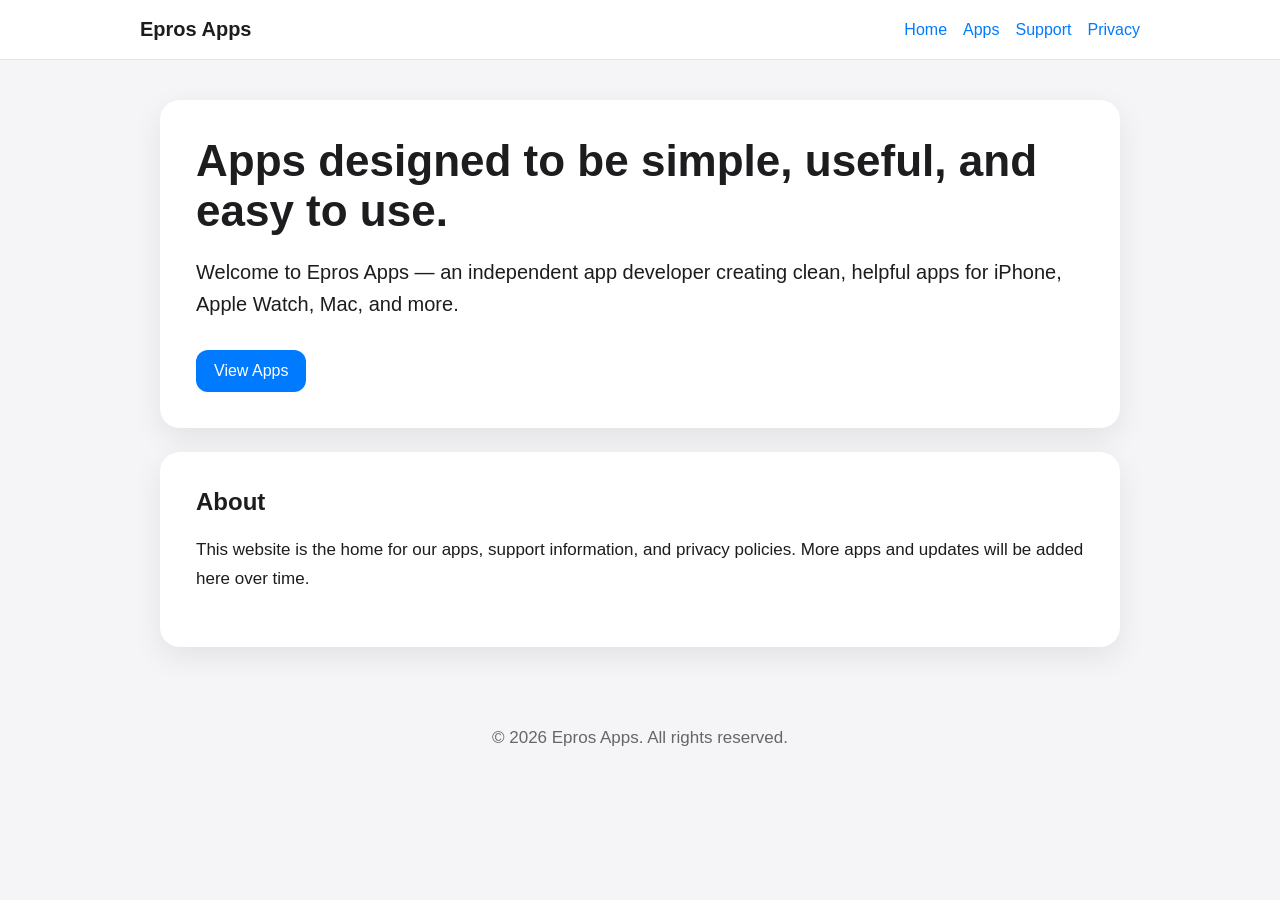
<file: index.html>
<!DOCTYPE html>
<html lang="en">
<head>
    <meta charset="UTF-8">
    <meta name="viewport" content="width=device-width, initial-scale=1.0">
    <title>Epros Apps</title>
    <link rel="stylesheet" href="style.css">
</head>
<body>
<header>
    <nav>
        <div class="brand">Epros Apps</div>
        <div class="links">
            <a href="index.html">Home</a>
            <a href="apps.html">Apps</a>
            <a href="support.html">Support</a>
            <a href="pace-privacy.html">Privacy</a>
        </div>
    </nav>
</header>

<main>
<section class="card hero">
    <h1>Apps designed to be simple, useful, and easy to use.</h1>
    <p>
        Welcome to Epros Apps — an independent app developer creating clean, helpful apps for iPhone, Apple Watch, Mac, and more.
    </p>
    <a class="button" href="apps.html">View Apps</a>
</section>

<section class="card">
    <h2>About</h2>
    <p>
        This website is the home for our apps, support information, and privacy policies.
        More apps and updates will be added here over time.
    </p>
</section>

</main>

<footer>
    <p>© 2026 Epros Apps. All rights reserved.</p>
</footer>
</body>
</html>
</file>
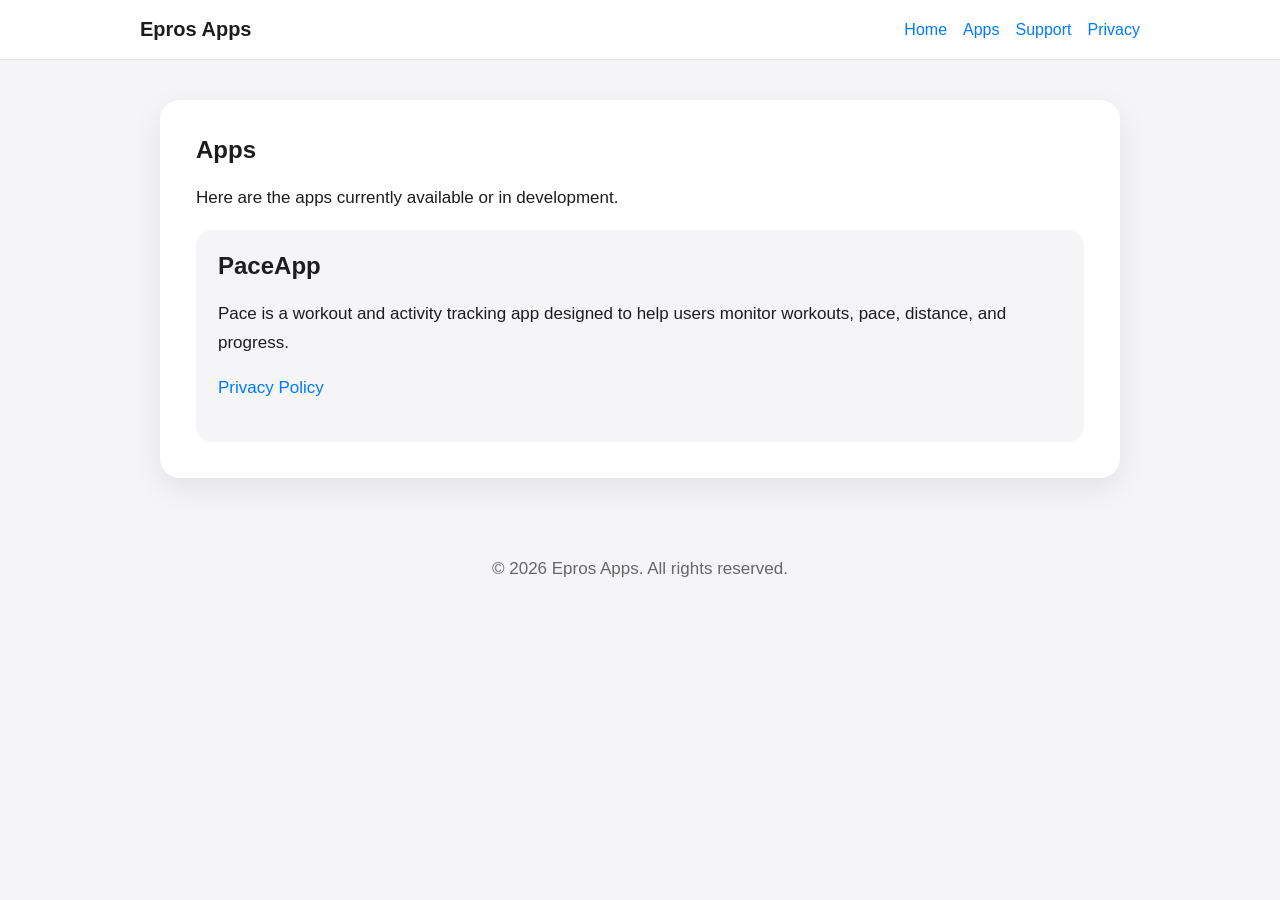
<file: apps.html>
<!DOCTYPE html>
<html lang="en">
<head>
    <meta charset="UTF-8">
    <meta name="viewport" content="width=device-width, initial-scale=1.0">
    <title>Apps - Epros Apps</title>
    <link rel="stylesheet" href="style.css">
</head>
<body>
<header>
    <nav>
        <div class="brand">Epros Apps</div>
        <div class="links">
            <a href="index.html">Home</a>
            <a href="apps.html">Apps</a>
            <a href="support.html">Support</a>
            <a href="pace-privacy.html">Privacy</a>
        </div>
    </nav>
</header>

<main>
<section class="card">
    <h1>Apps</h1>
    <p>Here are the apps currently available or in development.</p>

    <div class="app-grid">
        <div class="app-card">
            <h2>PaceApp</h2>
            <p>
                Pace is a workout and activity tracking app designed to help users monitor workouts, pace, distance, and progress.
            </p>
            <p><a href="pace-privacy.html">Privacy Policy</a></p>
        </div>
    </div>
</section>

</main>

<footer>
    <p>© 2026 Epros Apps. All rights reserved.</p>
</footer>
</body>
</html>
</file>
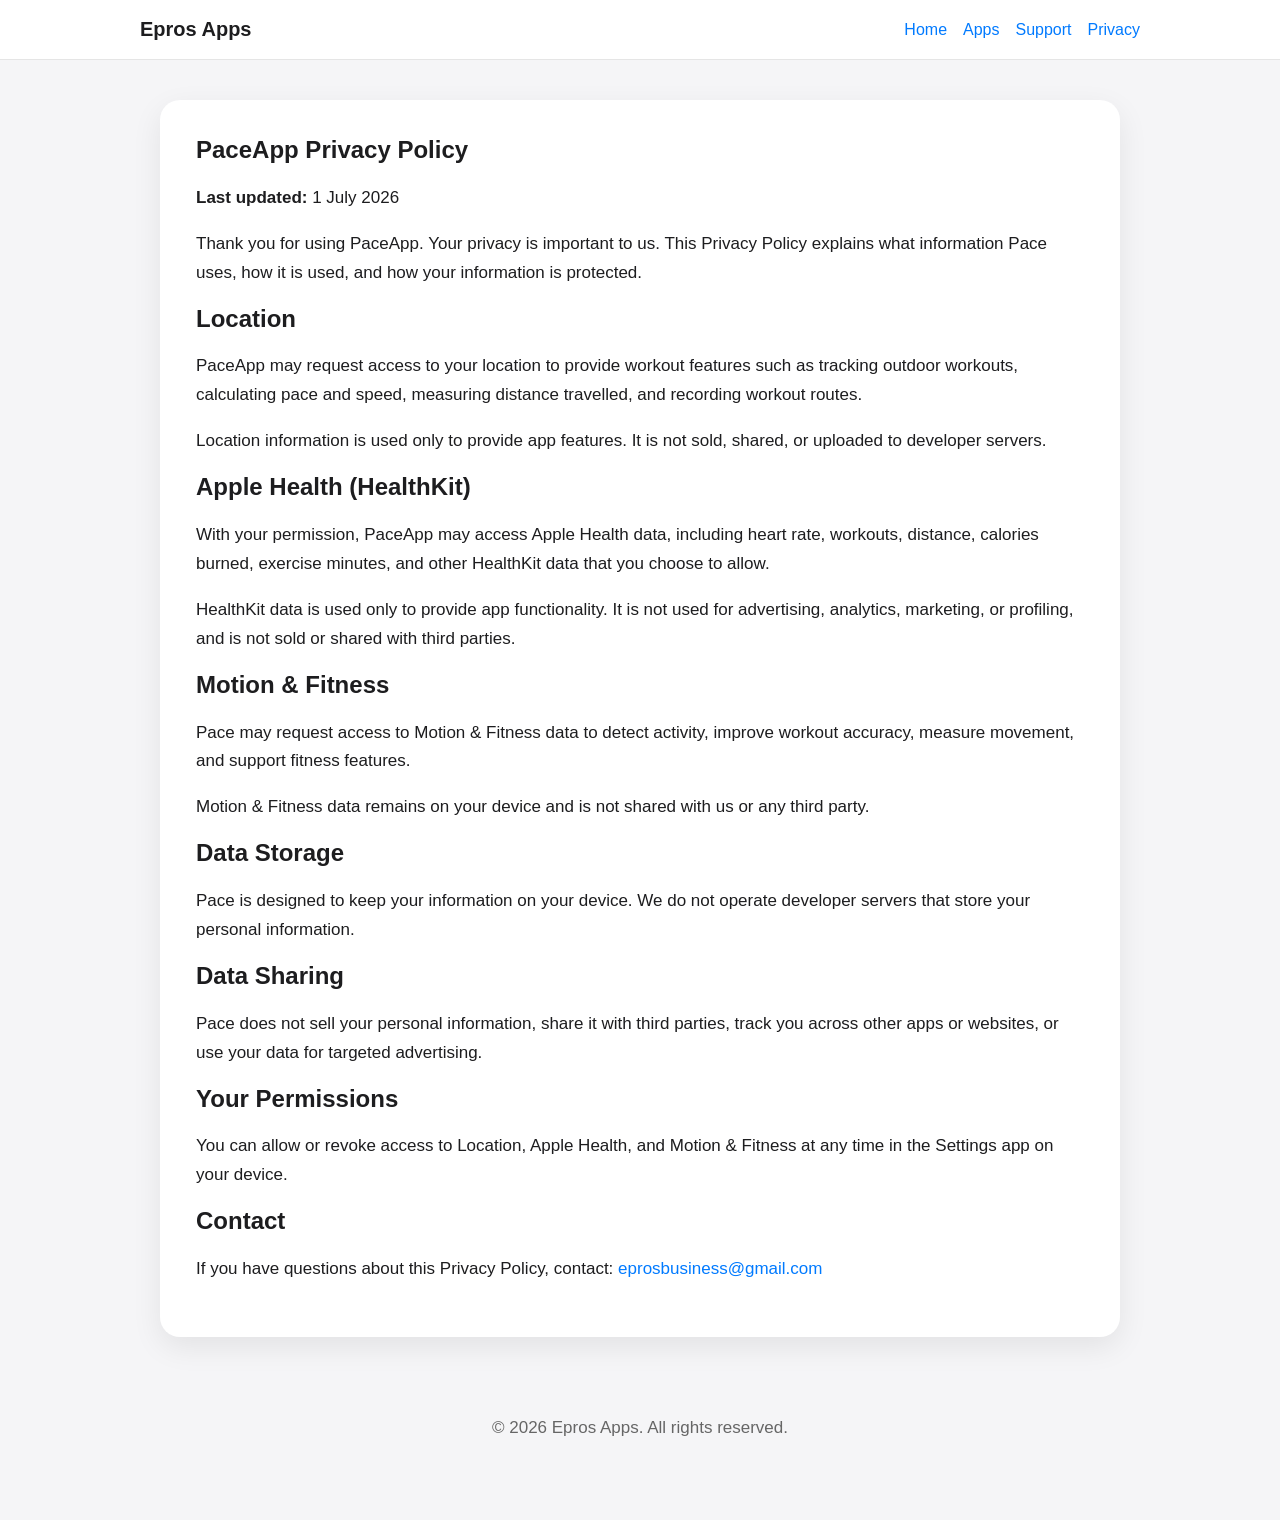
<file: pace-privacy.html>
<!DOCTYPE html>
<html lang="en">
<head>
    <meta charset="UTF-8">
    <meta name="viewport" content="width=device-width, initial-scale=1.0">
    <title>Pace Privacy Policy</title>
    <link rel="stylesheet" href="style.css">
</head>
<body>
<header>
    <nav>
        <div class="brand">Epros Apps</div>
        <div class="links">
            <a href="index.html">Home</a>
            <a href="apps.html">Apps</a>
            <a href="support.html">Support</a>
            <a href="pace-privacy.html">Privacy</a>
        </div>
    </nav>
</header>

<main>
<section class="card">
    <h1>PaceApp Privacy Policy</h1>

    <p><strong>Last updated:</strong> 1 July 2026</p>

    <p>
        Thank you for using PaceApp. Your privacy is important to us.
        This Privacy Policy explains what information Pace uses, how it is used, and how your information is protected.
    </p>

    <h2>Location</h2>
    <p>
        PaceApp may request access to your location to provide workout features such as tracking outdoor workouts,
        calculating pace and speed, measuring distance travelled, and recording workout routes.
    </p>
    <p>
        Location information is used only to provide app features. It is not sold, shared, or uploaded to developer servers.
    </p>

    <h2>Apple Health (HealthKit)</h2>
    <p>
        With your permission, PaceApp may access Apple Health data, including heart rate, workouts, distance,
        calories burned, exercise minutes, and other HealthKit data that you choose to allow.
    </p>
    <p>
        HealthKit data is used only to provide app functionality. It is not used for advertising, analytics, marketing,
        or profiling, and is not sold or shared with third parties.
    </p>

    <h2>Motion &amp; Fitness</h2>
    <p>
        Pace may request access to Motion &amp; Fitness data to detect activity, improve workout accuracy,
        measure movement, and support fitness features.
    </p>
    <p>
        Motion &amp; Fitness data remains on your device and is not shared with us or any third party.
    </p>

    <h2>Data Storage</h2>
    <p>
        Pace is designed to keep your information on your device.
        We do not operate developer servers that store your personal information.
    </p>

    <h2>Data Sharing</h2>
    <p>Pace does not sell your personal information, share it with third parties, track you across other apps or websites, or use your data for targeted advertising.</p>

    <h2>Your Permissions</h2>
    <p>
        You can allow or revoke access to Location, Apple Health, and Motion &amp; Fitness at any time in the Settings app on your device.
    </p>

    <h2>Contact</h2>
    <p>
        If you have questions about this Privacy Policy, contact:
        <a href="mailto:eprosbusiness@gmail.com">eprosbusiness@gmail.com</a>
    </p>
</section>

</main>

<footer>
    <p>© 2026 Epros Apps. All rights reserved.</p>
</footer>
</body>
</html>
</file>
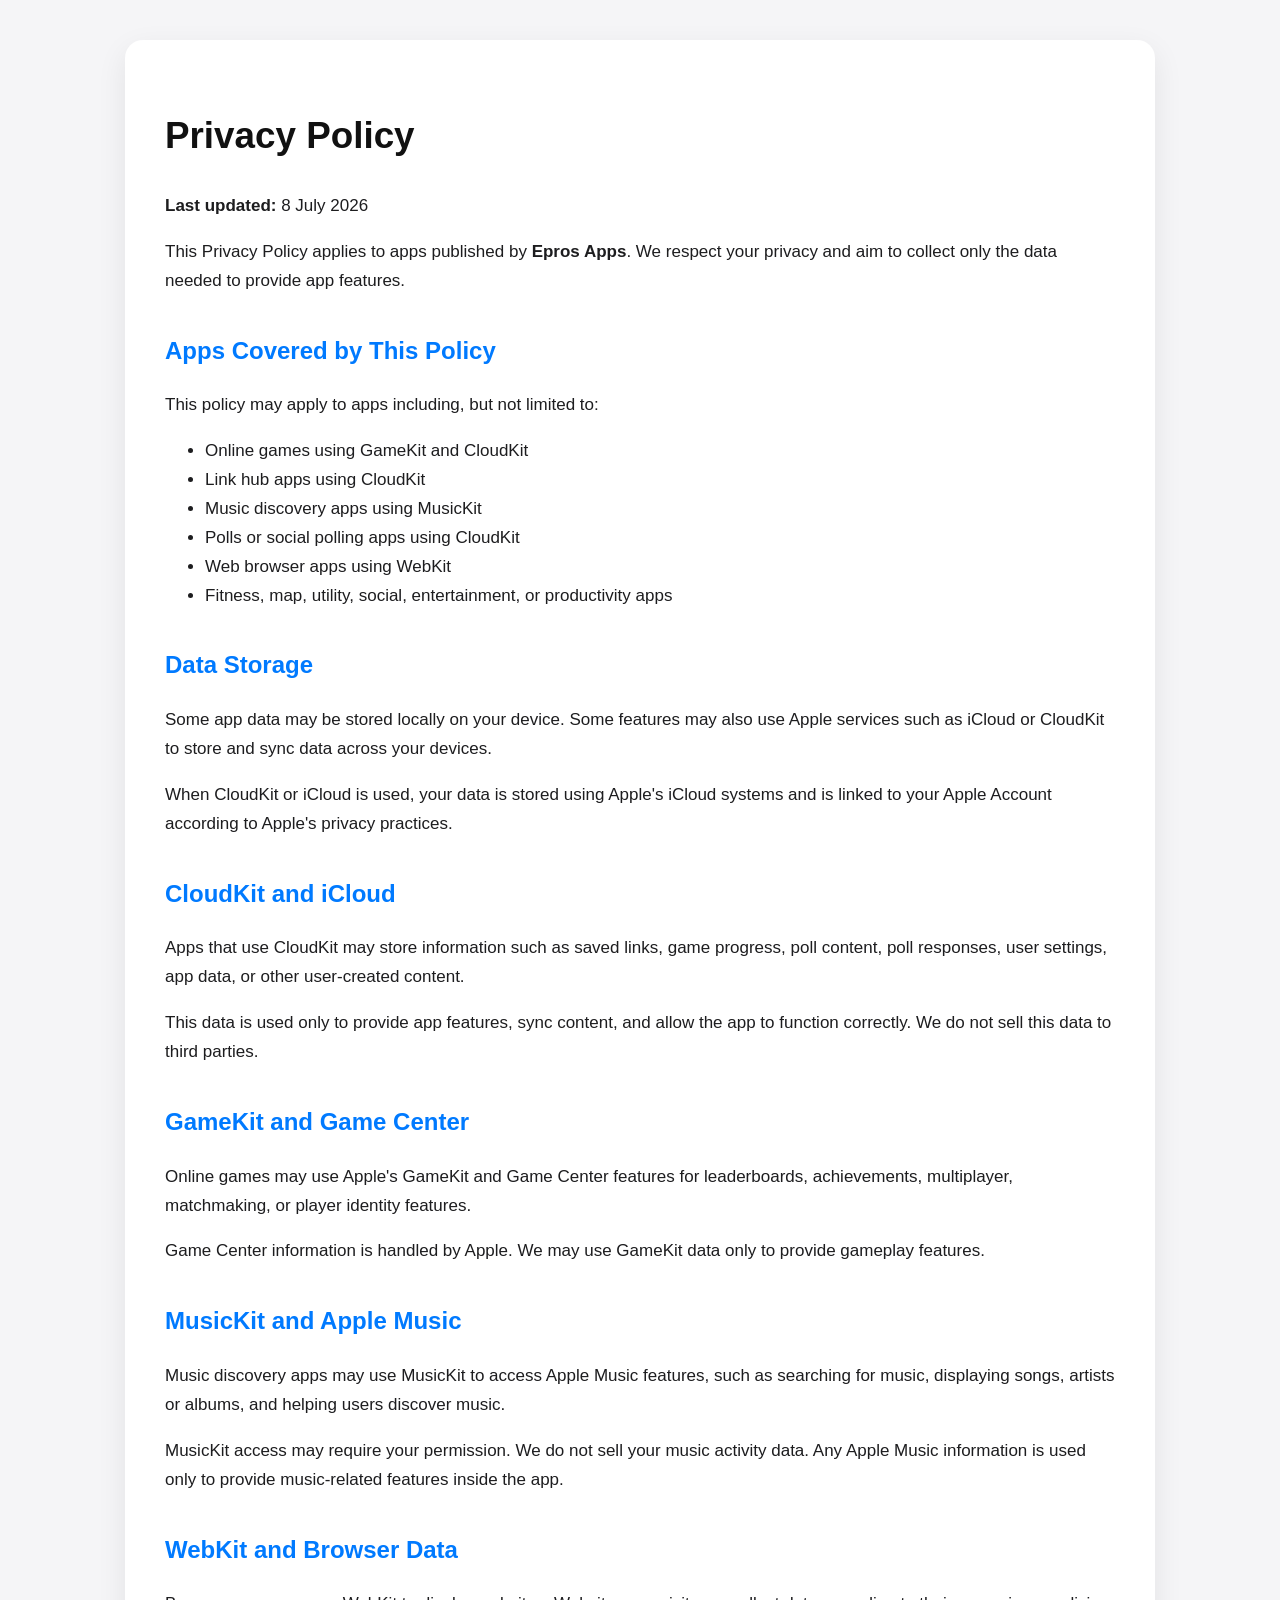
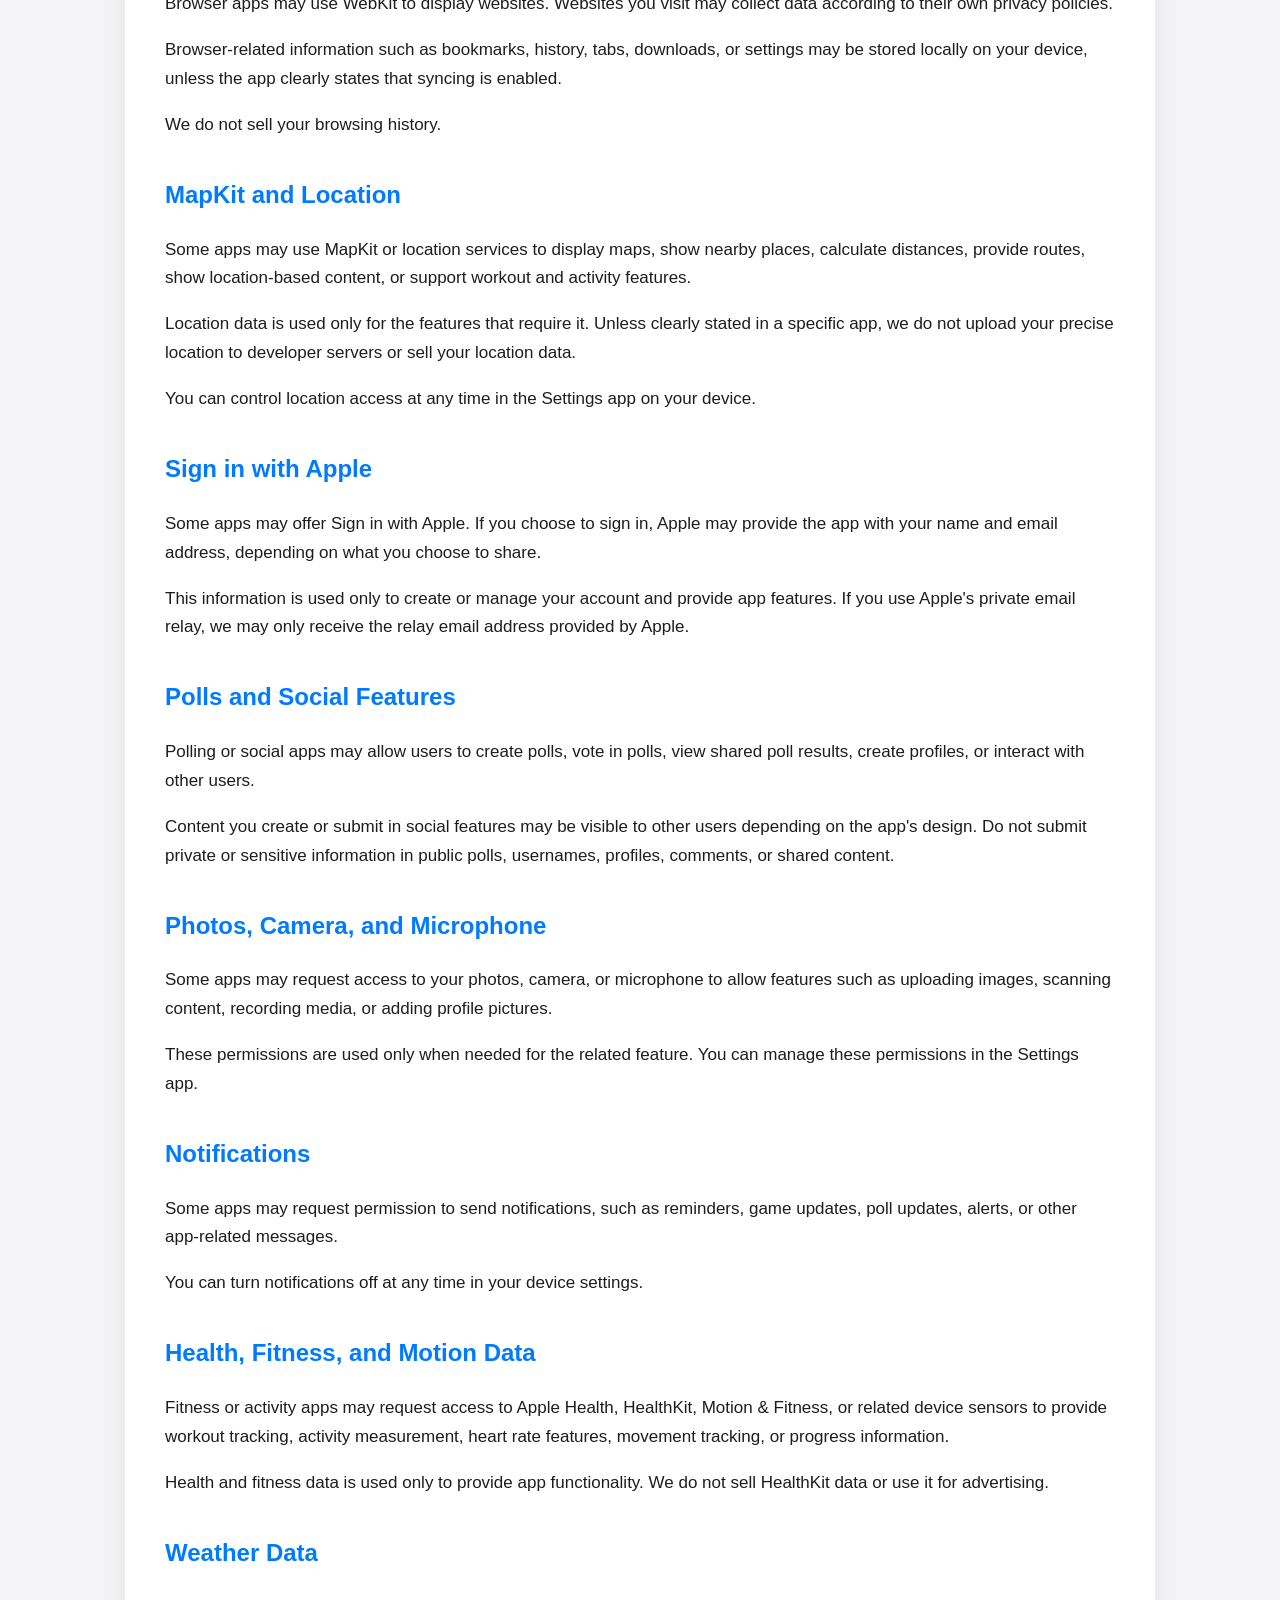
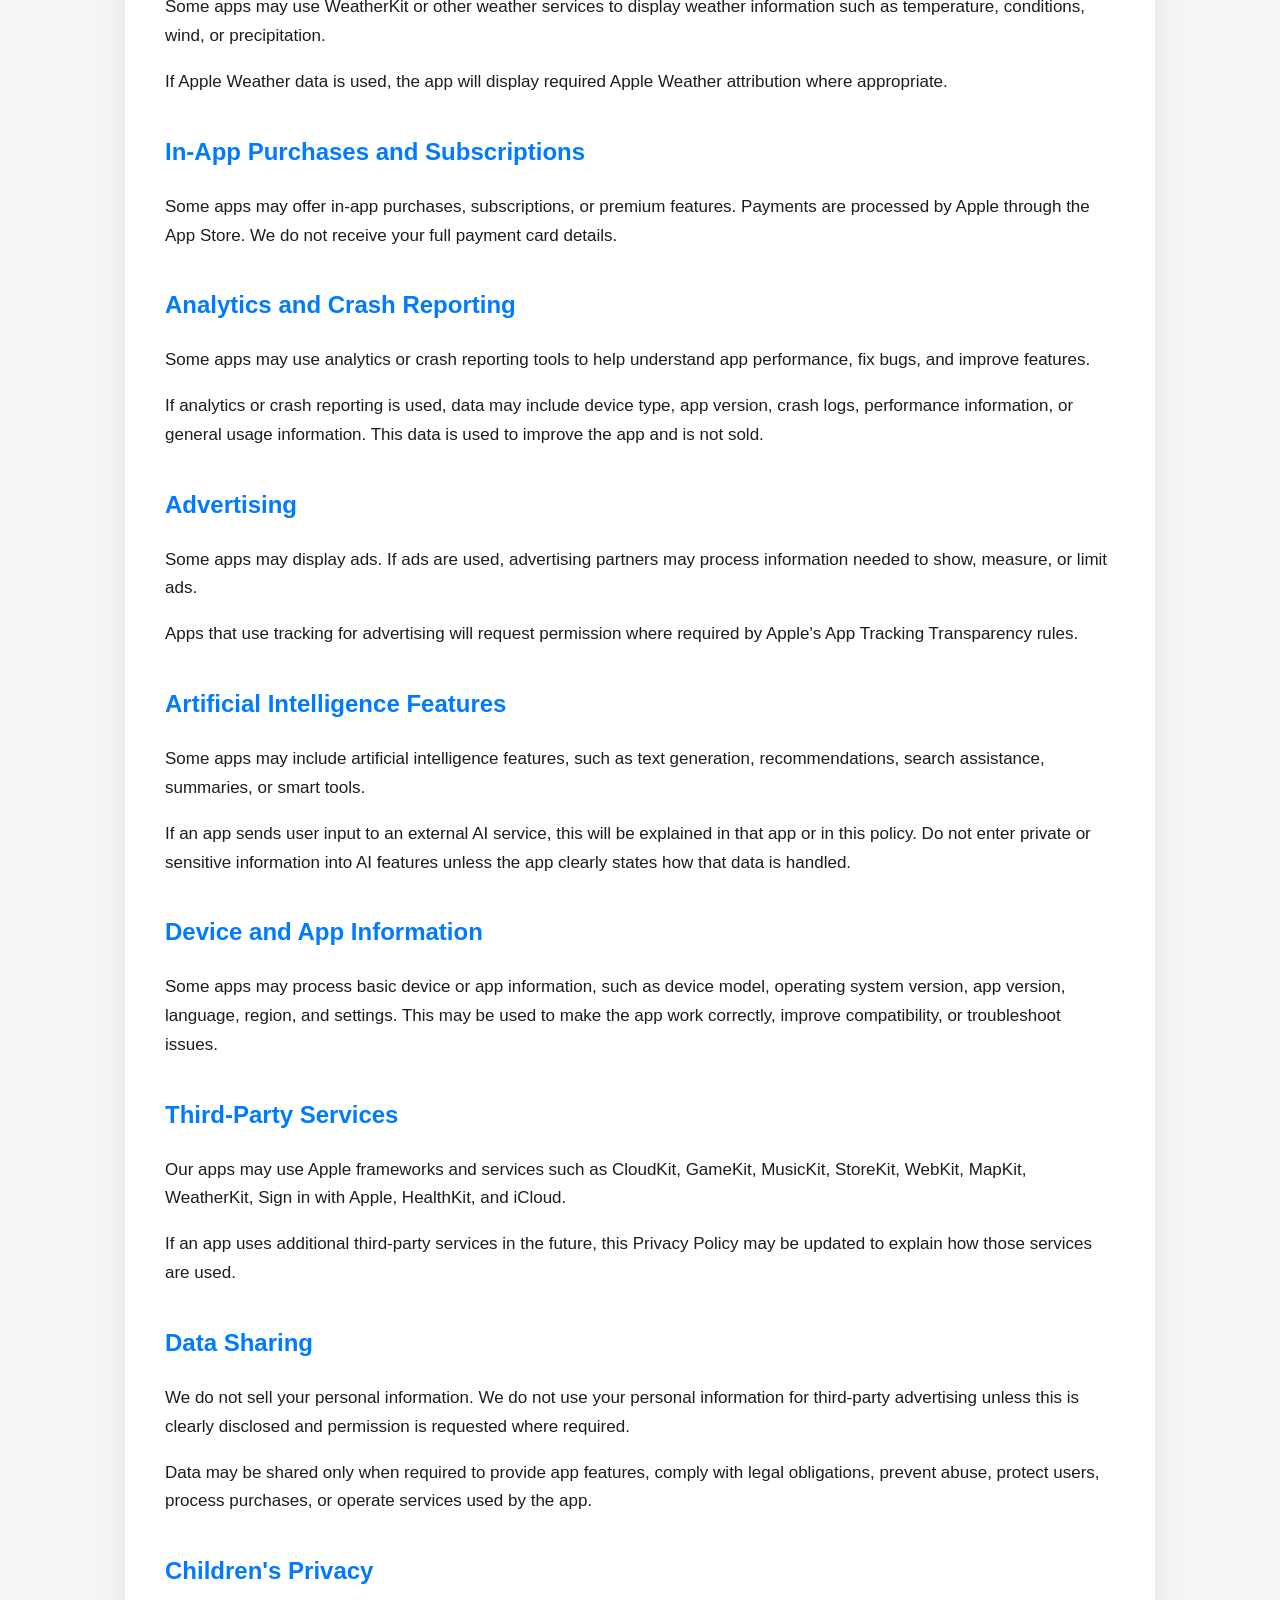
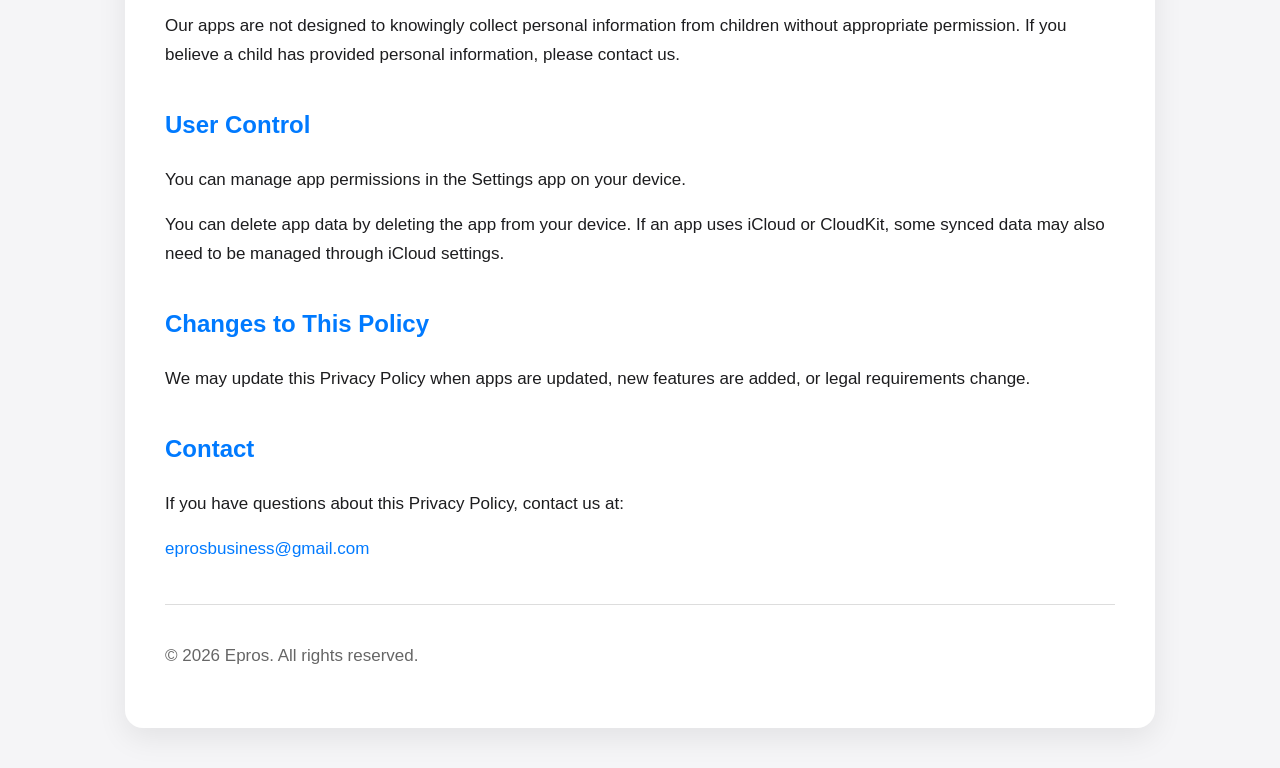
<file: privacyinourapps.html>
<!DOCTYPE html>
<html lang="en">
<head>
  <meta charset="UTF-8">
  <meta name="viewport" content="width=device-width, initial-scale=1.0">
  <title>Privacy Policy</title>
  <style>
    body {
      font-family: -apple-system, BlinkMacSystemFont, "Segoe UI", Roboto, Arial, sans-serif;
      background: #f5f5f7;
      color: #1d1d1f;
      margin: 0;
      line-height: 1.7;
    }

    .container {
      max-width: 950px;
      margin: 40px auto;
      background: white;
      padding: 40px;
      border-radius: 18px;
      box-shadow: 0 10px 30px rgba(0,0,0,.08);
    }

    h1, h2, h3 {
      color: #111;
    }

    h1 {
      font-size: 2.3em;
    }

    h2 {
      margin-top: 35px;
      color: #007AFF;
    }

    p, li {
      font-size: 17px;
    }

    a {
      color: #007AFF;
      text-decoration: none;
    }

    a:hover {
      text-decoration: underline;
    }

    footer {
      margin-top: 40px;
      padding-top: 20px;
      border-top: 1px solid #ddd;
      color: #666;
    }
  </style>
</head>
<body>

<div class="container">

  <h1>Privacy Policy</h1>

  <p><strong>Last updated:</strong> 8 July 2026</p>

  <p>
    This Privacy Policy applies to apps published by <strong>Epros Apps</strong>.
    We respect your privacy and aim to collect only the data needed to provide app features.
  </p>

  <h2>Apps Covered by This Policy</h2>

  <p>This policy may apply to apps including, but not limited to:</p>

  <ul>
    <li>Online games using GameKit and CloudKit</li>
    <li>Link hub apps using CloudKit</li>
    <li>Music discovery apps using MusicKit</li>
    <li>Polls or social polling apps using CloudKit</li>
    <li>Web browser apps using WebKit</li>
    <li>Fitness, map, utility, social, entertainment, or productivity apps</li>
  </ul>

  <h2>Data Storage</h2>

  <p>
    Some app data may be stored locally on your device. Some features may also use Apple services such as iCloud or CloudKit to store and sync data across your devices.
  </p>

  <p>
    When CloudKit or iCloud is used, your data is stored using Apple's iCloud systems and is linked to your Apple Account according to Apple's privacy practices.
  </p>

  <h2>CloudKit and iCloud</h2>

  <p>
    Apps that use CloudKit may store information such as saved links, game progress, poll content, poll responses, user settings, app data, or other user-created content.
  </p>

  <p>
    This data is used only to provide app features, sync content, and allow the app to function correctly. We do not sell this data to third parties.
  </p>

  <h2>GameKit and Game Center</h2>

  <p>
    Online games may use Apple's GameKit and Game Center features for leaderboards, achievements, multiplayer, matchmaking, or player identity features.
  </p>

  <p>
    Game Center information is handled by Apple. We may use GameKit data only to provide gameplay features.
  </p>

  <h2>MusicKit and Apple Music</h2>

  <p>
    Music discovery apps may use MusicKit to access Apple Music features, such as searching for music, displaying songs, artists or albums, and helping users discover music.
  </p>

  <p>
    MusicKit access may require your permission. We do not sell your music activity data. Any Apple Music information is used only to provide music-related features inside the app.
  </p>

  <h2>WebKit and Browser Data</h2>

  <p>
    Browser apps may use WebKit to display websites. Websites you visit may collect data according to their own privacy policies.
  </p>

  <p>
    Browser-related information such as bookmarks, history, tabs, downloads, or settings may be stored locally on your device, unless the app clearly states that syncing is enabled.
  </p>

  <p>
    We do not sell your browsing history.
  </p>

  <h2>MapKit and Location</h2>

  <p>
    Some apps may use MapKit or location services to display maps, show nearby places, calculate distances, provide routes, show location-based content, or support workout and activity features.
  </p>

  <p>
    Location data is used only for the features that require it. Unless clearly stated in a specific app, we do not upload your precise location to developer servers or sell your location data.
  </p>

  <p>
    You can control location access at any time in the Settings app on your device.
  </p>

  <h2>Sign in with Apple</h2>

  <p>
    Some apps may offer Sign in with Apple. If you choose to sign in, Apple may provide the app with your name and email address, depending on what you choose to share.
  </p>

  <p>
    This information is used only to create or manage your account and provide app features. If you use Apple's private email relay, we may only receive the relay email address provided by Apple.
  </p>

  <h2>Polls and Social Features</h2>

  <p>
    Polling or social apps may allow users to create polls, vote in polls, view shared poll results, create profiles, or interact with other users.
  </p>

  <p>
    Content you create or submit in social features may be visible to other users depending on the app's design. Do not submit private or sensitive information in public polls, usernames, profiles, comments, or shared content.
  </p>

  <h2>Photos, Camera, and Microphone</h2>

  <p>
    Some apps may request access to your photos, camera, or microphone to allow features such as uploading images, scanning content, recording media, or adding profile pictures.
  </p>

  <p>
    These permissions are used only when needed for the related feature. You can manage these permissions in the Settings app.
  </p>

  <h2>Notifications</h2>

  <p>
    Some apps may request permission to send notifications, such as reminders, game updates, poll updates, alerts, or other app-related messages.
  </p>

  <p>
    You can turn notifications off at any time in your device settings.
  </p>

  <h2>Health, Fitness, and Motion Data</h2>

  <p>
    Fitness or activity apps may request access to Apple Health, HealthKit, Motion & Fitness, or related device sensors to provide workout tracking, activity measurement, heart rate features, movement tracking, or progress information.
  </p>

  <p>
    Health and fitness data is used only to provide app functionality. We do not sell HealthKit data or use it for advertising.
  </p>

  <h2>Weather Data</h2>

  <p>
    Some apps may use WeatherKit or other weather services to display weather information such as temperature, conditions, wind, or precipitation.
  </p>

  <p>
    If Apple Weather data is used, the app will display required Apple Weather attribution where appropriate.
  </p>

  <h2>In-App Purchases and Subscriptions</h2>

  <p>
    Some apps may offer in-app purchases, subscriptions, or premium features. Payments are processed by Apple through the App Store. We do not receive your full payment card details.
  </p>

  <h2>Analytics and Crash Reporting</h2>

  <p>
    Some apps may use analytics or crash reporting tools to help understand app performance, fix bugs, and improve features.
  </p>

  <p>
    If analytics or crash reporting is used, data may include device type, app version, crash logs, performance information, or general usage information. This data is used to improve the app and is not sold.
  </p>

  <h2>Advertising</h2>

  <p>
    Some apps may display ads. If ads are used, advertising partners may process information needed to show, measure, or limit ads.
  </p>

  <p>
    Apps that use tracking for advertising will request permission where required by Apple's App Tracking Transparency rules.
  </p>

  <h2>Artificial Intelligence Features</h2>

  <p>
    Some apps may include artificial intelligence features, such as text generation, recommendations, search assistance, summaries, or smart tools.
  </p>

  <p>
    If an app sends user input to an external AI service, this will be explained in that app or in this policy. Do not enter private or sensitive information into AI features unless the app clearly states how that data is handled.
  </p>

  <h2>Device and App Information</h2>

  <p>
    Some apps may process basic device or app information, such as device model, operating system version, app version, language, region, and settings. This may be used to make the app work correctly, improve compatibility, or troubleshoot issues.
  </p>

  <h2>Third-Party Services</h2>

  <p>
    Our apps may use Apple frameworks and services such as CloudKit, GameKit, MusicKit, StoreKit, WebKit, MapKit, WeatherKit, Sign in with Apple, HealthKit, and iCloud.
  </p>

  <p>
    If an app uses additional third-party services in the future, this Privacy Policy may be updated to explain how those services are used.
  </p>

  <h2>Data Sharing</h2>

  <p>
    We do not sell your personal information. We do not use your personal information for third-party advertising unless this is clearly disclosed and permission is requested where required.
  </p>

  <p>
    Data may be shared only when required to provide app features, comply with legal obligations, prevent abuse, protect users, process purchases, or operate services used by the app.
  </p>

  <h2>Children's Privacy</h2>

  <p>
    Our apps are not designed to knowingly collect personal information from children without appropriate permission. If you believe a child has provided personal information, please contact us.
  </p>

  <h2>User Control</h2>

  <p>
    You can manage app permissions in the Settings app on your device.
  </p>

  <p>
    You can delete app data by deleting the app from your device. If an app uses iCloud or CloudKit, some synced data may also need to be managed through iCloud settings.
  </p>

  <h2>Changes to This Policy</h2>

  <p>
    We may update this Privacy Policy when apps are updated, new features are added, or legal requirements change.
  </p>

  <h2>Contact</h2>

  <p>
    If you have questions about this Privacy Policy, contact us at:
  </p>

  <p>
    <a href="mailto:eprosbusinessL@gmail.com">eprosbusiness@gmail.com</a>
  </p>

  <footer>
    <p>© 2026 Epros. All rights reserved.</p>
  </footer>

</div>

</body>
</html>
</file>
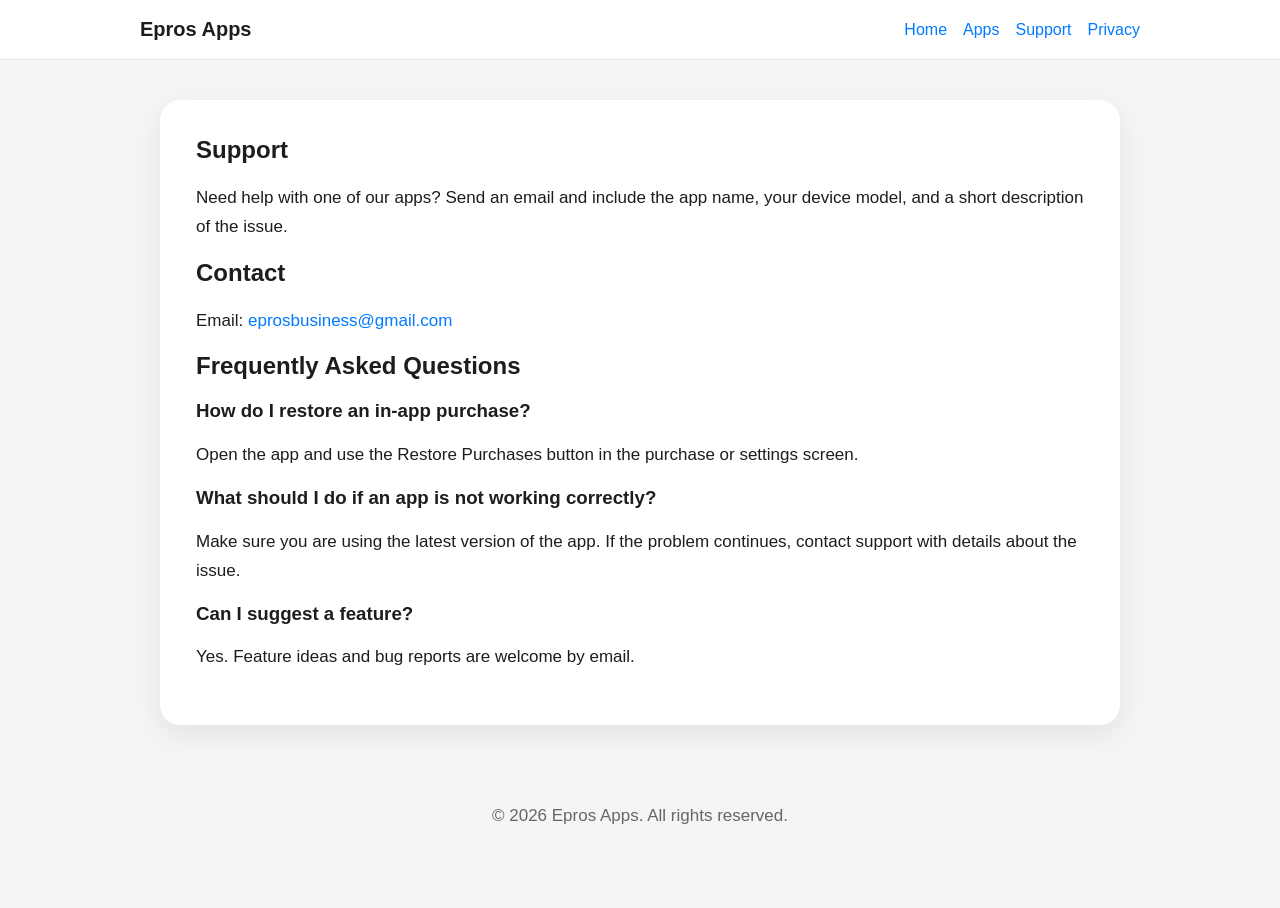
<file: support.html>
<!DOCTYPE html>
<html lang="en">
<head>
    <meta charset="UTF-8">
    <meta name="viewport" content="width=device-width, initial-scale=1.0">
    <title>Support - Epros Apps</title>
    <link rel="stylesheet" href="style.css">
</head>
<body>
<header>
    <nav>
        <div class="brand">Epros Apps</div>
        <div class="links">
            <a href="index.html">Home</a>
            <a href="apps.html">Apps</a>
            <a href="support.html">Support</a>
            <a href="pace-privacy.html">Privacy</a>
        </div>
    </nav>
</header>

<main>
<section class="card">
    <h1>Support</h1>
    <p>
        Need help with one of our apps? Send an email and include the app name, your device model, and a short description of the issue.
    </p>

    <h2>Contact</h2>
    <p>
        Email: <a href="mailto:eprosbusiness@gmail.com">eprosbusiness@gmail.com</a>
    </p>

    <h2>Frequently Asked Questions</h2>

    <h3>How do I restore an in-app purchase?</h3>
    <p>
        Open the app and use the Restore Purchases button in the purchase or settings screen.
    </p>

    <h3>What should I do if an app is not working correctly?</h3>
    <p>
        Make sure you are using the latest version of the app. If the problem continues, contact support with details about the issue.
    </p>

    <h3>Can I suggest a feature?</h3>
    <p>
        Yes. Feature ideas and bug reports are welcome by email.
    </p>
</section>

</main>

<footer>
    <p>© 2026 Epros Apps. All rights reserved.</p>
</footer>
</body>
</html>
</file>
<file: style.css>
* {
    box-sizing: border-box;
}

body {
    margin: 0;
    font-family: -apple-system, BlinkMacSystemFont, "Segoe UI", Roboto, Arial, sans-serif;
    background: #f5f5f7;
    color: #1d1d1f;
}

header {
    background: white;
    border-bottom: 1px solid #e5e5e5;
    padding: 18px 24px;
    position: sticky;
    top: 0;
}

nav {
    max-width: 1000px;
    margin: 0 auto;
    display: flex;
    gap: 18px;
    align-items: center;
    justify-content: space-between;
}

.brand {
    font-weight: 800;
    font-size: 20px;
}

.links {
    display: flex;
    gap: 16px;
    flex-wrap: wrap;
}

a {
    color: #007aff;
    text-decoration: none;
}

a:hover {
    text-decoration: underline;
}

main {
    max-width: 1000px;
    margin: 40px auto;
    padding: 0 20px;
}

.card {
    background: white;
    border-radius: 20px;
    padding: 36px;
    box-shadow: 0 10px 30px rgba(0,0,0,.08);
    margin-bottom: 24px;
}

.hero h1 {
    font-size: 44px;
    margin: 0 0 12px;
}

.hero p {
    font-size: 20px;
    line-height: 1.6;
}

h1, h2, h3 {
    margin-top: 0;
}

p, li {
    line-height: 1.7;
    font-size: 17px;
}

.button {
    display: inline-block;
    background: #007aff;
    color: white;
    padding: 12px 18px;
    border-radius: 12px;
    margin-top: 10px;
}

.button:hover {
    text-decoration: none;
}

.app-grid {
    display: grid;
    grid-template-columns: repeat(auto-fit, minmax(240px, 1fr));
    gap: 18px;
}

.app-card {
    background: #f5f5f7;
    border-radius: 16px;
    padding: 22px;
}

footer {
    max-width: 1000px;
    margin: 40px auto;
    padding: 20px;
    color: #666;
    text-align: center;
}

@media (max-width: 650px) {
    nav {
        align-items: flex-start;
        flex-direction: column;
    }

    .hero h1 {
        font-size: 34px;
    }

    .card {
        padding: 24px;
    }
}
</file>
